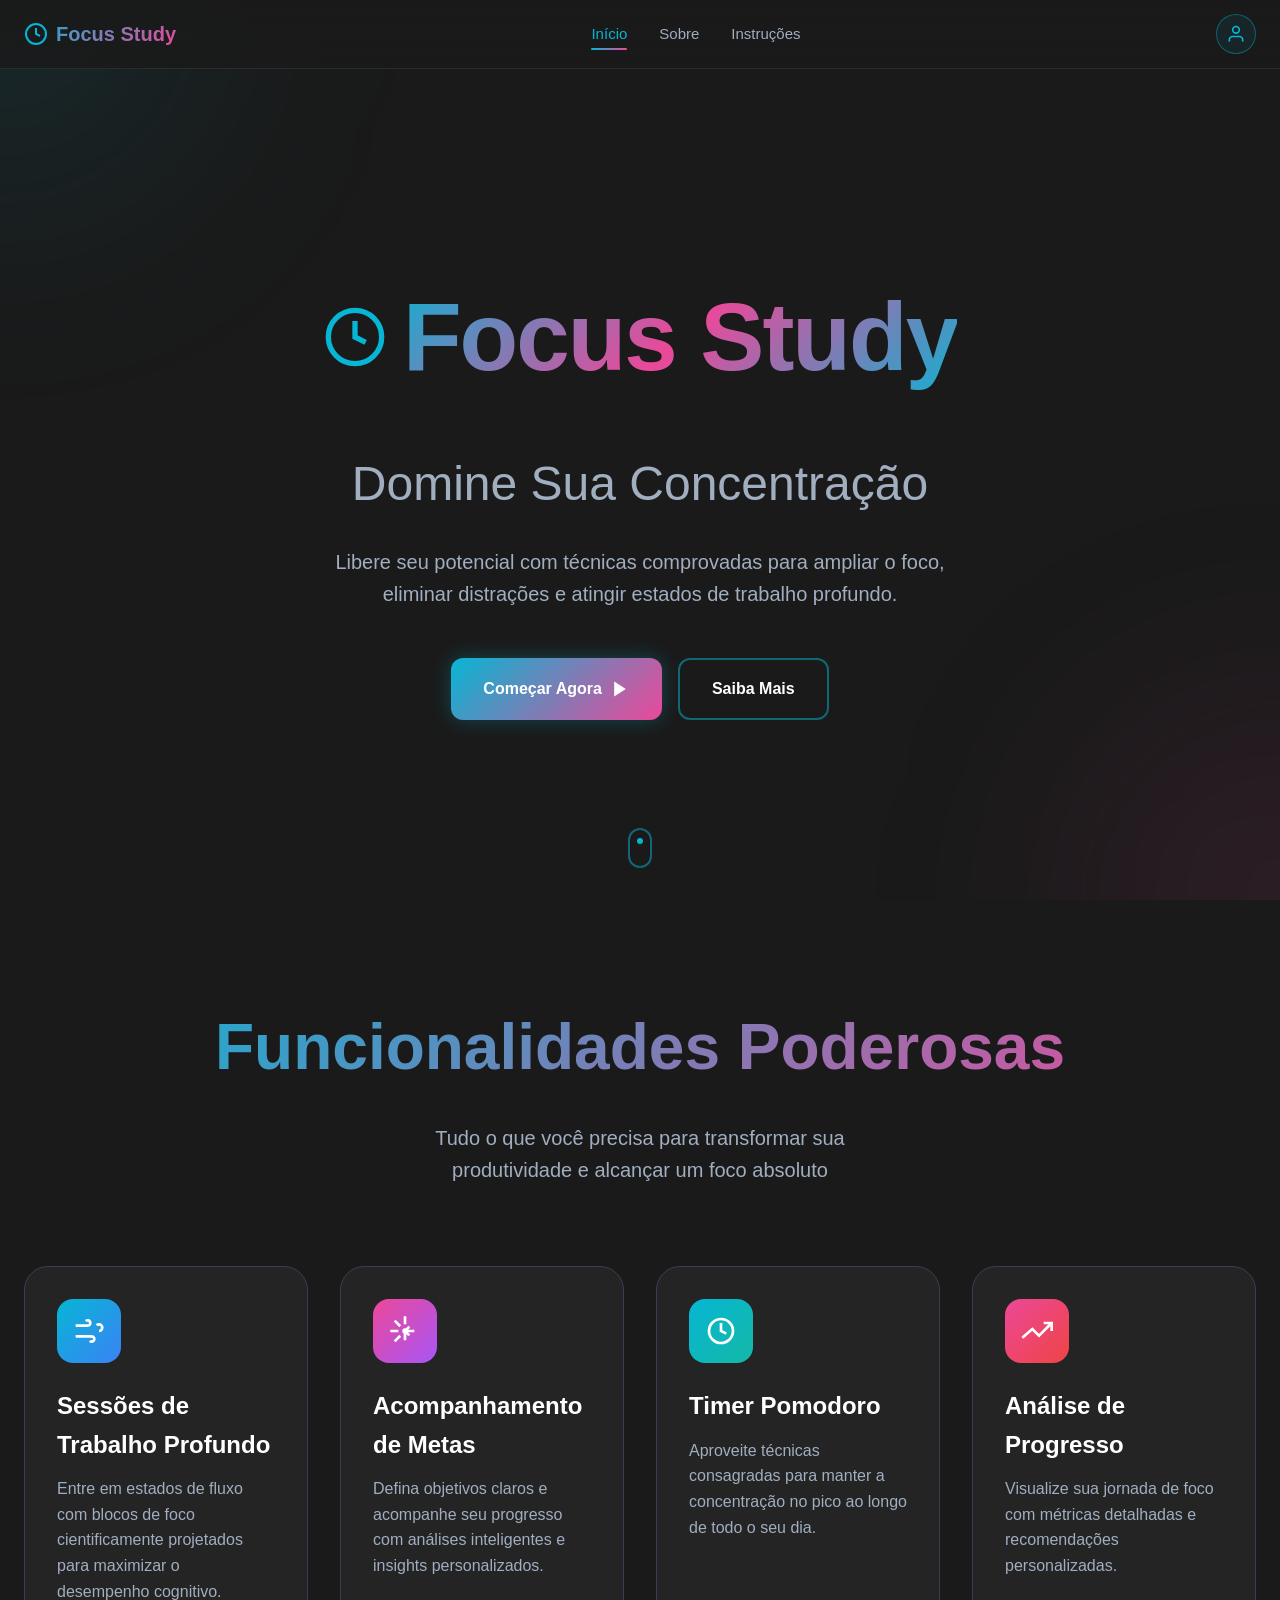
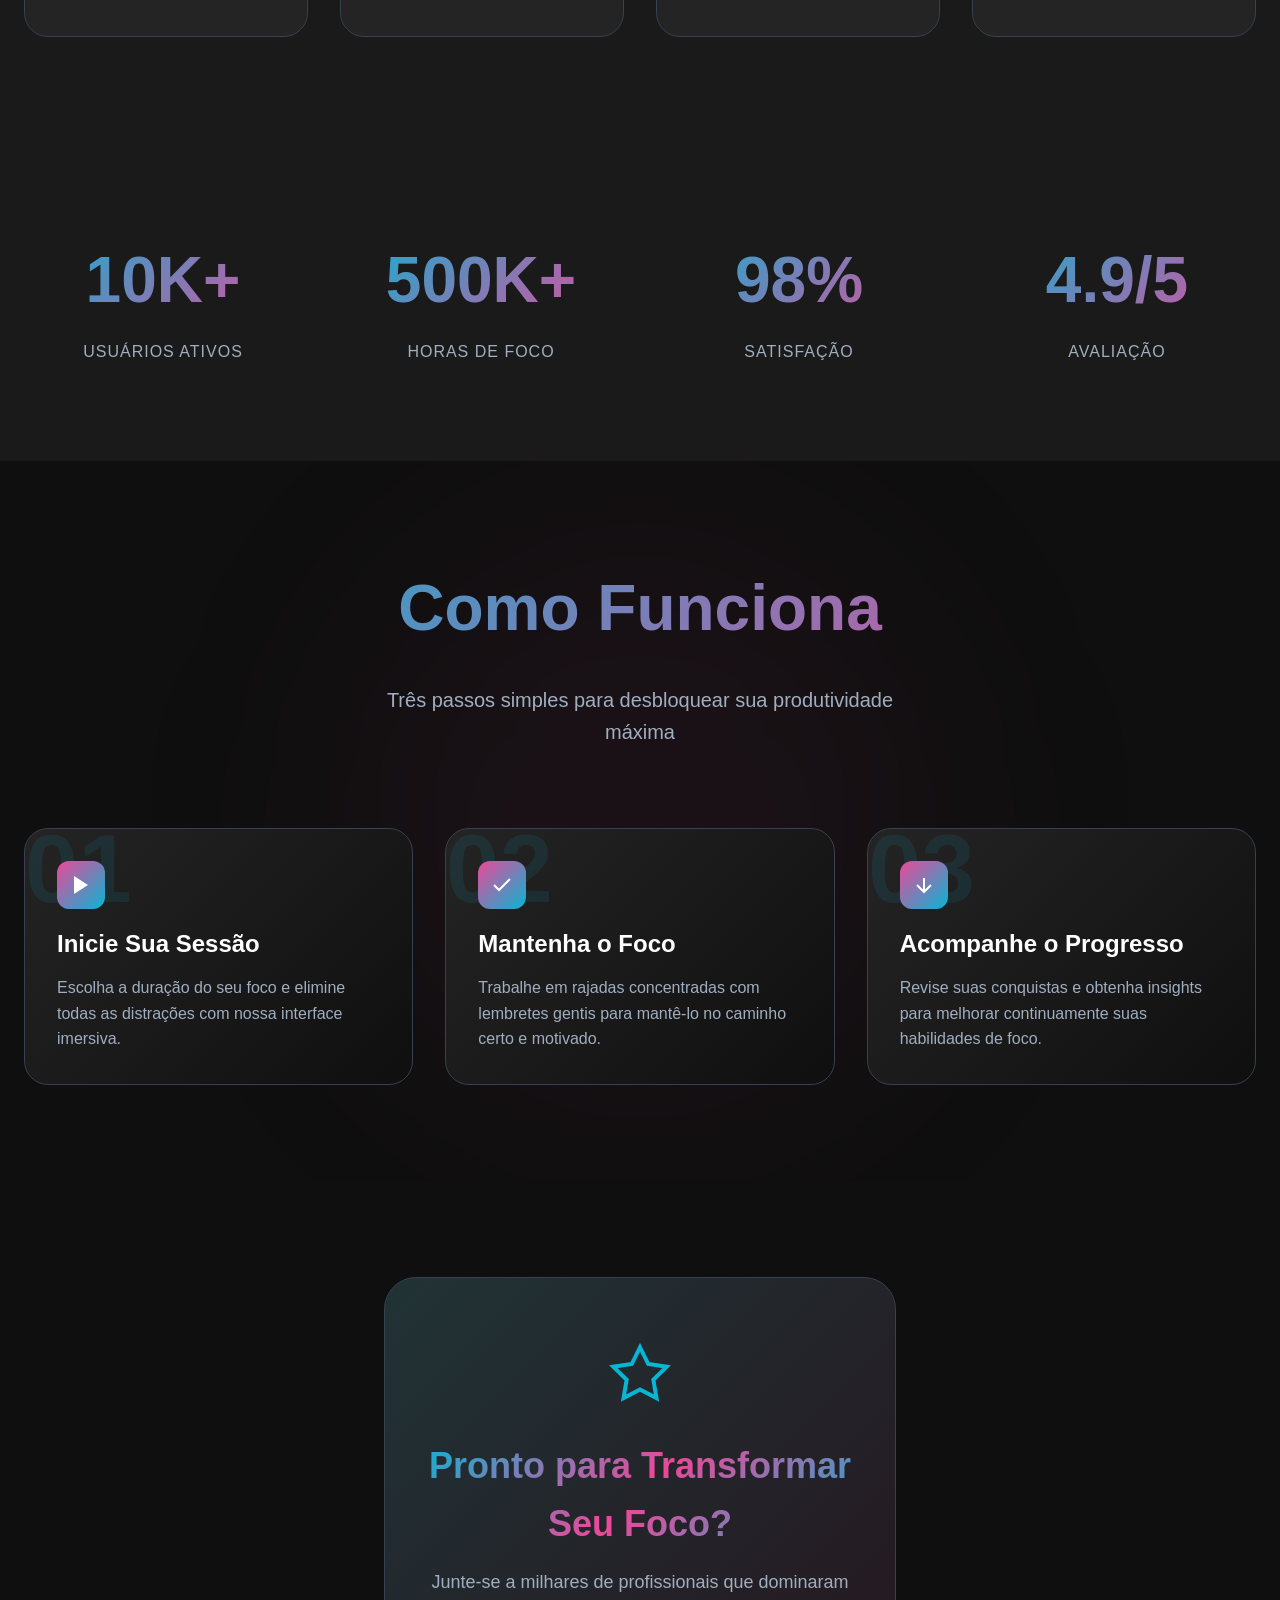
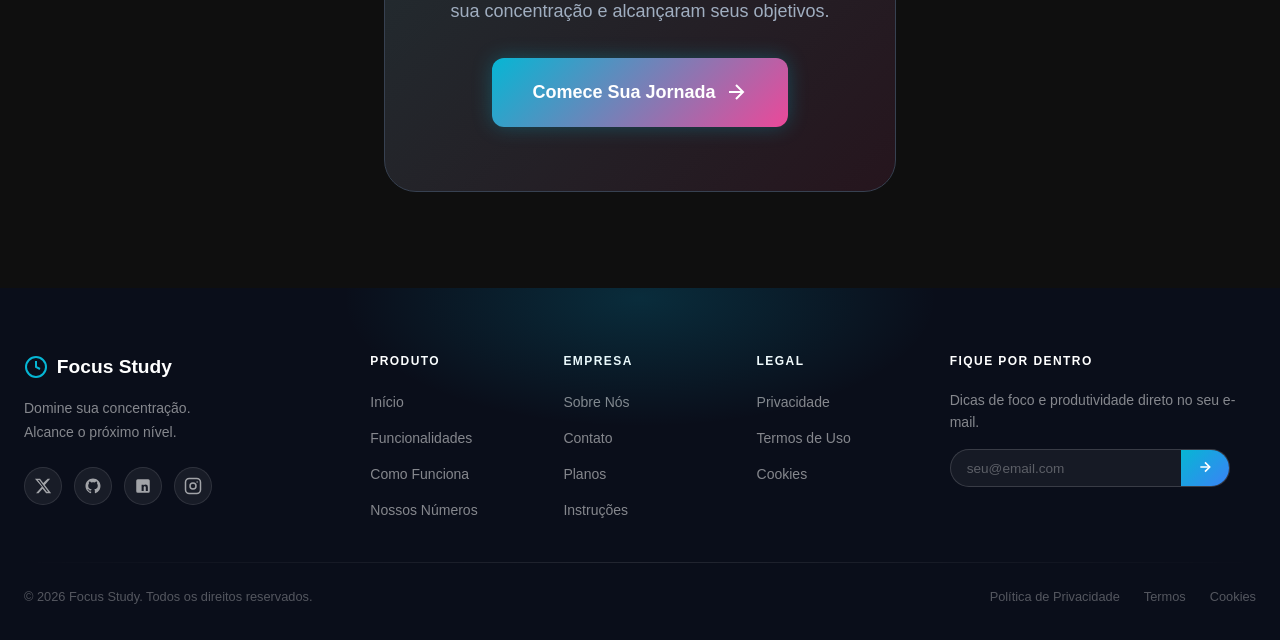
<file: index.html>
<!doctype html>
<html lang="pt-BR">

<head>
  <meta charset="UTF-8" />
  <meta name="viewport" content="width=device-width, initial-scale=1.0" />
  <title>Focus Study - Domine Sua Concentração</title>

  <link rel="stylesheet" href="Pages/css/styles.css" />
  <link rel="icon" type="image/png" href="Pages/images/poppy.png">
</head>

<body>

  <header class="header">
    <div class="container header-inner">
      <a href="index.html" class="logo">
        <svg class="icon" width="24" height="24" viewBox="0 0 24 24" fill="none" stroke="currentColor" stroke-width="2">
          <circle cx="12" cy="12" r="10"></circle>
          <polyline points="12 6 12 12 16 14"></polyline>
        </svg>
        <span>Focus Study</span>
      </a>

      <nav class="nav">
        <a href="index.html" class="nav-link active">Início</a>
        <a href="Pages/sobre.html" class="nav-link">Sobre</a>
        <a href="Pages/instrucoes.html" class="nav-link">Instruções</a>
      </nav>

      <div class="header-actions">
        <a href="Pages/login.html" class="btn-user" aria-label="Minha conta">
          <svg width="20" height="20" viewBox="0 0 24 24" fill="none" stroke="currentColor" stroke-width="2">
            <path d="M20 21v-2a4 4 0 0 0-4-4H8a4 4 0 0 0-4 4v2"></path>
            <circle cx="12" cy="7" r="4"></circle>
          </svg>
        </a>

        <button class="nav-toggle" aria-label="Menu" aria-expanded="false">
          <span></span><span></span><span></span>
        </button>
      </div>
    </div>
  </header>

  <!-- HERO -->
  <section id="hero" class="hero">
    <div class="hero-background">
      <div class="gradient-blob blob-1"></div>
      <div class="gradient-blob blob-2"></div>
    </div>

    <div class="hero-content">
      <div class="logo-large">
        <svg width="48" height="48" viewBox="0 0 24 24" fill="none" stroke="currentColor" stroke-width="2">
          <circle cx="12" cy="12" r="10"></circle>
          <polyline points="12 6 12 12 16 14"></polyline>
        </svg>
        <h1 class="gradient-text">Focus Study</h1>
      </div>

      <p class="subtitle">Domine Sua Concentração</p>
      <p class="description">
        Libere seu potencial com técnicas comprovadas para ampliar o foco,
        eliminar distrações e atingir estados de trabalho profundo.
      </p>

      <div class="button-group">
        <a href="Pages/cadastro.html" class="btn btn-primary">
          Começar Agora
          <svg width="20" height="20" viewBox="0 0 24 24" fill="currentColor">
            <polygon points="5 3 19 12 5 21 5 3"></polygon>
          </svg>
        </a>

        <a href="Pages/sobre.html" class="btn btn-secondary">Saiba Mais</a>
      </div>
    </div>

    <div class="scroll-indicator">
      <div class="scroll-wheel"></div>
    </div>
  </section>

  <!-- FUNCIONALIDADES -->
  <section id="funcionalidades" class="features">
    <div class="container">
      <div class="section-header">
        <h2 class="section-title">Funcionalidades Poderosas</h2>
        <p class="section-description">Tudo o que você precisa para transformar sua produtividade e alcançar um foco
          absoluto</p>
      </div>

      <div class="features-grid">
        <div class="feature-card" data-feature="0">
          <div class="feature-icon" style="background: linear-gradient(135deg, #06b6d4, #3b82f6);">
            <svg width="32" height="32" viewBox="0 0 24 24" fill="none" stroke="white" stroke-width="2">
              <path d="M9.59 4.59A2 2 0 1 1 11 8H2m10.59 11.41A2 2 0 1 0 14 16H2m15.73-8.27A2.5 2.5 0 1 1 19.5 12">
              </path>
            </svg>
          </div>
          <h3>Sessões de Trabalho Profundo</h3>
          <p>Entre em estados de fluxo com blocos de foco cientificamente projetados para maximizar o desempenho
            cognitivo.</p>
        </div>

        <div class="feature-card" data-feature="1">
          <div class="feature-icon" style="background: linear-gradient(135deg, #ec4899, #a855f7);">
            <svg width="32" height="32" viewBox="0 0 24 24" fill="none" stroke="white" stroke-width="2">
              <circle cx="12" cy="12" r="1"></circle>
              <path d="M12 1v6m0 6v6"></path>
              <path d="M4.22 4.22l4.24 4.24m2.54 2.54l4.24 4.24"></path>
              <path d="M1 12h6m6 0h6"></path>
              <path d="M4.22 19.78l4.24-4.24m2.54-2.54l4.24-4.24"></path>
            </svg>
          </div>
          <h3>Acompanhamento de Metas</h3>
          <p>Defina objetivos claros e acompanhe seu progresso com análises inteligentes e insights personalizados.</p>
        </div>

        <div class="feature-card" data-feature="2">
          <div class="feature-icon" style="background: linear-gradient(135deg, #06b6d4, #14b8a6);">
            <svg width="32" height="32" viewBox="0 0 24 24" fill="none" stroke="white" stroke-width="2">
              <circle cx="12" cy="12" r="9"></circle>
              <polyline points="12 6 12 12 16 14"></polyline>
            </svg>
          </div>
          <h3>Timer Pomodoro</h3>
          <p>Aproveite técnicas consagradas para manter a concentração no pico ao longo de todo o seu dia.</p>
        </div>

        <div class="feature-card" data-feature="3">
          <div class="feature-icon" style="background: linear-gradient(135deg, #ec4899, #ef4444);">
            <svg width="32" height="32" viewBox="0 0 24 24" fill="none" stroke="white" stroke-width="2">
              <polyline points="23 6 13.5 15.5 8.5 10.5 1 17"></polyline>
              <polyline points="17 6 23 6 23 12"></polyline>
            </svg>
          </div>
          <h3>Análise de Progresso</h3>
          <p>Visualize sua jornada de foco com métricas detalhadas e recomendações personalizadas.</p>
        </div>
      </div>
    </div>
  </section>

  <section id="numeros" class="stats">
    <div class="container">
      <div class="stats-grid">
        <div class="stat-item" data-stat="0">
          <div class="stat-number">10K+</div>
          <div class="stat-label">Usuários Ativos</div>
        </div>
        <div class="stat-item" data-stat="1">
          <div class="stat-number">500K+</div>
          <div class="stat-label">Horas de Foco</div>
        </div>
        <div class="stat-item" data-stat="2">
          <div class="stat-number">98%</div>
          <div class="stat-label">Satisfação</div>
        </div>
        <div class="stat-item" data-stat="3">
          <div class="stat-number">4.9/5</div>
          <div class="stat-label">Avaliação</div>
        </div>
      </div>
    </div>
  </section>

  <section id="como-funciona" class="how-it-works">
    <div class="how-it-works-bg"></div>

    <div class="container">
      <div class="section-header">
        <h2 class="section-title">Como Funciona</h2>
        <p class="section-description">Três passos simples para desbloquear sua produtividade máxima</p>
      </div>

      <div class="steps-container">
        <div class="step-card" data-step="0">
          <div class="step-number">01</div>
          <div class="step-content">
            <div class="step-icon">
              <svg width="24" height="24" viewBox="0 0 24 24" fill="currentColor">
                <polygon points="5 3 19 12 5 21 5 3"></polygon>
              </svg>
            </div>
            <h3>Inicie Sua Sessão</h3>
            <p>Escolha a duração do seu foco e elimine todas as distrações com nossa interface imersiva.</p>
          </div>
        </div>

        <div class="step-card" data-step="1">
          <div class="step-number">02</div>
          <div class="step-content">
            <div class="step-icon">
              <svg width="24" height="24" viewBox="0 0 24 24" fill="none" stroke="currentColor" stroke-width="2">
                <polyline points="20 6 9 17 4 12"></polyline>
              </svg>
            </div>
            <h3>Mantenha o Foco</h3>
            <p>Trabalhe em rajadas concentradas com lembretes gentis para mantê-lo no caminho certo e motivado.</p>
          </div>
        </div>

        <div class="step-card" data-step="2">
          <div class="step-number">03</div>
          <div class="step-content">
            <div class="step-icon">
              <svg width="24" height="24" viewBox="0 0 24 24" fill="none" stroke="currentColor" stroke-width="2">
                <line x1="12" y1="5" x2="12" y2="19"></line>
                <polyline points="19 12 12 19 5 12"></polyline>
              </svg>
            </div>
            <h3>Acompanhe o Progresso</h3>
            <p>Revise suas conquistas e obtenha insights para melhorar continuamente suas habilidades de foco.</p>
          </div>
        </div>
      </div>
    </div>
  </section>

  <section id="cta" class="cta">
    <div class="cta-card">
      <svg class="cta-icon" width="64" height="64" viewBox="0 0 24 24" fill="none" stroke="currentColor"
        stroke-width="1.5">
        <polygon
          points="12 2 15.09 8.26 22 9.27 17 14.14 18.18 21.02 12 17.77 5.82 21.02 7 14.14 2 9.27 8.91 8.26 12 2">
        </polygon>
      </svg>

      <h2 class="cta-title">Pronto para Transformar Seu Foco?</h2>
      <p class="cta-description">Junte-se a milhares de profissionais que dominaram sua concentração e alcançaram seus
        objetivos.</p>

      <a href="Pages/cadastro.html" class="btn btn-primary btn-large">
        Comece Sua Jornada
        <svg width="24" height="24" viewBox="0 0 24 24" fill="none" stroke="currentColor" stroke-width="2">
          <line x1="5" y1="12" x2="19" y2="12"></line>
          <polyline points="12 5 19 12 12 19"></polyline>
        </svg>
      </a>
    </div>
  </section>

  <!-- ── Footer ── -->
  <footer class="footer">
    <div class="footer-glow"></div>

    <div class="container">

      <!-- TOPO DO FOOTER -->
      <div class="footer-top">

        <!-- MARCA -->
        <div class="footer-brand">
          <a href="index.html" class="footer-logo">
            <svg class="icon" width="28" height="28" viewBox="0 0 24 24" fill="none" stroke="currentColor"
              stroke-width="2">
              <circle cx="12" cy="12" r="10"></circle>
              <polyline points="12 6 12 12 16 14"></polyline>
            </svg>
            <span>Focus Study</span>
          </a>
          <p class="footer-tagline">
            Domine sua concentração.<br>Alcance o próximo nível.
          </p>
          <div class="footer-socials">
            <a href="#" class="social-link" title="Twitter/X" aria-label="Twitter">
              <svg width="18" height="18" viewBox="0 0 24 24" fill="currentColor">
                <path
                  d="M18.244 2.25h3.308l-7.227 8.26 8.502 11.24H16.17l-4.714-6.231-5.401 6.231H2.744l7.737-8.835L1.254 2.25H8.08l4.266 5.64 5.898-5.64Zm-1.161 17.52h1.833L7.084 4.126H5.117z" />
              </svg>
            </a>
            <a href="#" class="social-link" title="GitHub" aria-label="GitHub">
              <svg width="18" height="18" viewBox="0 0 24 24" fill="currentColor">
                <path
                  d="M12 2C6.477 2 2 6.484 2 12.017c0 4.425 2.865 8.18 6.839 9.504.5.092.682-.217.682-.483 0-.237-.008-.868-.013-1.703-2.782.605-3.369-1.343-3.369-1.343-.454-1.158-1.11-1.466-1.11-1.466-.908-.62.069-.608.069-.608 1.003.07 1.531 1.032 1.531 1.032.892 1.53 2.341 1.088 2.91.832.092-.647.35-1.088.636-1.338-2.22-.253-4.555-1.113-4.555-4.951 0-1.093.39-1.988 1.029-2.688-.103-.253-.446-1.272.098-2.65 0 0 .84-.27 2.75 1.026A9.564 9.564 0 0112 6.844c.85.004 1.705.115 2.504.337 1.909-1.296 2.747-1.027 2.747-1.027.546 1.379.202 2.398.1 2.651.64.7 1.028 1.595 1.028 2.688 0 3.848-2.339 4.695-4.566 4.943.359.309.678.92.678 1.855 0 1.338-.012 2.419-.012 2.747 0 .268.18.58.688.482A10.019 10.019 0 0022 12.017C22 6.484 17.522 2 12 2z" />
              </svg>
            </a>
            <a href="#" class="social-link" title="LinkedIn" aria-label="LinkedIn">
              <svg width="18" height="18" viewBox="0 0 24 24" fill="currentColor">
                <path
                  d="M19 3a2 2 0 012 2v14a2 2 0 01-2 2H5a2 2 0 01-2-2V5a2 2 0 012-2h14m-.5 15.5v-5.3a3.26 3.26 0 00-3.26-3.26c-.85 0-1.84.52-2.32 1.39v-1.11h-2.79v8.37h2.79v-4.93c0-.77.62-1.4 1.39-1.4a1.4 1.4 0 011.4 1.4v4.93h2.79M7 8a1.5 1.5 0 110-3 1.5 1.5 0 010 3z" />
              </svg>
            </a>
            <a href="#" class="social-link" title="Instagram" aria-label="Instagram">
              <svg width="18" height="18" viewBox="0 0 24 24" fill="none" stroke="currentColor" stroke-width="2"
                stroke-linecap="round">
                <rect x="2" y="2" width="20" height="20" rx="5" ry="5" />
                <circle cx="12" cy="12" r="4" />
                <circle cx="17.5" cy="6.5" r="1" fill="currentColor" stroke="none" />
              </svg>
            </a>
          </div>
        </div>

        <!-- NAVEGAÇÃO -->
        <div class="footer-nav-group">
          <h4 class="footer-heading">Produto</h4>
          <ul class="footer-links">
            <li><a href="index.html">Início</a></li>
            <li><a href="index.html#funcionalidades">Funcionalidades</a></li>
            <li><a href="index.html#como-funciona">Como Funciona</a></li>
            <li><a href="index.html#numeros">Nossos Números</a></li>
          </ul>
        </div>

        <div class="footer-nav-group">
          <h4 class="footer-heading">Empresa</h4>
          <ul class="footer-links">
            <li><a href="Pages/sobre.html">Sobre Nós</a></li>
            <li><a href="Pages/contato.html">Contato</a></li>
            <li><a href="Pages/planos.html">Planos</a></li>
            <li><a href="Pages/instrucoes.html">Instruções</a></li>
          </ul>
        </div>

        <div class="footer-nav-group">
          <h4 class="footer-heading">Legal</h4>
          <ul class="footer-links">
            <li><a href="Pages/privacidade.html">Privacidade</a></li>
            <li><a href="Pages/termos.html">Termos de Uso</a></li>
            <li><a href="Pages/cookies.html">Cookies</a></li>
          </ul>
        </div>

        <!-- NEWSLETTER -->
        <div class="footer-newsletter">
          <h4 class="footer-heading">Fique por dentro</h4>
          <p>Dicas de foco e produtividade direto no seu e-mail.</p>
          <form class="newsletter-form" onsubmit="return false;">
            <input type="email" placeholder="seu@email.com" aria-label="E-mail para newsletter" />
            <button type="submit" aria-label="Inscrever">
              <svg width="16" height="16" viewBox="0 0 24 24" fill="none" stroke="currentColor" stroke-width="2.5">
                <line x1="5" y1="12" x2="19" y2="12" />
                <polyline points="12 5 19 12 12 19" />
              </svg>
            </button>
          </form>
        </div>

      </div><!-- /footer-top -->

      <!-- DIVISOR -->
      <div class="footer-divider"></div>

      <!-- RODAPÉ INFERIOR -->
      <div class="footer-bottom">
        <p>&copy; 2026 Focus Study. Todos os direitos reservados.</p>
        <div class="footer-bottom-links">
          <a href="Pages/privacidade.html">Política de Privacidade</a>
          <a href="Pages/termos.html">Termos</a>
          <a href="Pages/cookies.html">Cookies</a>
        </div>
      </div>

    </div>
  </footer>

  <!-- SCRIPTS -->
  <script src="Pages/js/script.js"></script>


</body>

</html>
</file>
<file: Pages/css/styles.css>
* {
  margin: 0;
  padding: 0;
  box-sizing: border-box;
}
a {
  text-decoration: none;
  color: inherit; 
}
header {
  /* ... seus estilos atuais ... */
  transition: transform 0.4s cubic-bezier(0.4, 0, 0.2, 1), background 0.3s;
}

/* Classe que o JS vai aplicar quando você descer a página */
header.header-hidden {
  transform: translateY(-100%);
}

/* Opcional: dar um tapa no visual quando não estiver no topo */
header.header-scrolled {
  background: rgba(26, 26, 26, 0.98);
  box-shadow: 0 10px 30px rgba(0, 0, 0, 0.5);
  padding: 10px 0; /* Dá uma encolhida sutil */
}
:root {
  --primary: #1a1a1a;
  --secondary: #242424;
  --tertiary: #0f0f0f;
  --cyan: #06b6d4;
  --pink: #ec4899;
  --text: #ffffff;
  --text-muted: #a0aec0;
  --border: #374151;
  --transition: all 0.3s cubic-bezier(0.4, 0, 0.2, 1);
}

html {
  scroll-behavior: smooth;
}

body {
  font-family: -apple-system, BlinkMacSystemFont, 'Segoe UI', 'Roboto', 'Oxygen',
    'Ubuntu', 'Cantarell', 'Fira Sans', 'Droid Sans', 'Helvetica Neue', sans-serif;
  background: var(--primary);
  color: var(--text);
  line-height: 1.6;
  overflow-x: hidden;
}

.container {
  max-width: 1280px;
  margin: 0 auto;
  padding: 0 24px;
}

/* ── Keyframes ── */

@keyframes fade-in {
  from { opacity: 0; transform: translateY(20px); }
  to   { opacity: 1; transform: translateY(0); }
}

@keyframes fade-in-left {
  from { opacity: 0; transform: translateX(-20px); }
  to   { opacity: 1; transform: translateX(0); }
}

@keyframes fade-in-right {
  from { opacity: 0; transform: translateX(20px); }
  to   { opacity: 1; transform: translateX(0); }
}

@keyframes scale-in {
  from { opacity: 0; transform: scale(0.9); }
  to   { opacity: 1; transform: scale(1); }
}

@keyframes pulse {
  0%, 100% { opacity: 1; }
  50%       { opacity: 0.5; }
}

@keyframes bounce {
  0%, 100% { transform: translateY(0); }
  50%       { transform: translateY(-12px); }
}

@keyframes float {
  0%, 100% { transform: translateY(0); }
  50%       { transform: translateY(20px); }
}

@keyframes ripple {
  to { transform: scale(4); opacity: 0; }
}

.animate-fade-in       { animation: fade-in 0.8s ease-out forwards; }
.animate-fade-in-left  { animation: fade-in-left 0.8s ease-out forwards; }
.animate-fade-in-right { animation: fade-in-right 0.8s ease-out forwards; }
.animate-scale-in      { animation: scale-in 0.6s ease-out forwards; }

/* ── Header ── */

header {
  position: fixed;
  top: 0;
  left: 0;
  right: 0;
  z-index: 100;
  background: linear-gradient(180deg, rgba(26,26,26,0.95) 0%, rgba(26,26,26,0.8) 100%);
  backdrop-filter: blur(12px);
  border-bottom: 1px solid rgba(255,255,255,0.08);
  padding: 14px 0;
}

.header-inner {
  display: flex;
  align-items: center;
  justify-content: space-between;
  gap: 24px;
}

.logo {
  display: flex;
  align-items: center;
  gap: 8px;
  font-size: 20px;
  font-weight: 700;
  background: linear-gradient(135deg, var(--cyan), var(--pink));
  -webkit-background-clip: text;
  -webkit-text-fill-color: transparent;
  background-clip: text;
  cursor: pointer;
  text-decoration: none;
  flex-shrink: 0;
}

.icon {
  color: var(--cyan);
  width: 24px;
  height: 24px;
  flex-shrink: 0;
}

/* ── Nav ── */

.nav {
  display: flex;
  align-items: center;
  gap: 4px;
}

.nav-link {
  color: var(--text-muted);
  text-decoration: none;
  font-size: 15px;
  font-weight: 500;
  padding: 8px 14px;
  border-radius: 8px;
  transition: var(--transition);
  position: relative;
  white-space: nowrap;
}

.nav-link::after {
  content: '';
  position: absolute;
  bottom: 4px;
  left: 14px;
  right: 14px;
  height: 2px;
  background: linear-gradient(90deg, var(--cyan), var(--pink));
  border-radius: 2px;
  transform: scaleX(0);
  transform-origin: left;
  transition: transform 0.25s ease;
}

.nav-link:hover {
  color: var(--text);
  background: rgba(255,255,255,0.05);
}

.nav-link.active {
  color: var(--cyan);
}

.nav-link.active::after,
.nav-link:hover::after {
  transform: scaleX(1);
}

/* ── Header actions ── */

.header-actions {
  display: flex;
  align-items: center;
  gap: 10px;
  flex-shrink: 0;
}

.btn-user {
  width: 40px;
  height: 40px;
  border-radius: 50%;
  border: 1.5px solid rgba(6,182,212,0.4);
  background: rgba(6,182,212,0.08);
  color: var(--cyan);
  display: flex;
  align-items: center;
  justify-content: center;
  cursor: pointer;
  transition: var(--transition);
}

.btn-user:hover {
  background: rgba(6,182,212,0.18);
  border-color: var(--cyan);
  box-shadow: 0 0 14px rgba(6,182,212,0.3);
  transform: scale(1.08);
}

/* ── Mobile hamburger ── */

.nav-toggle {
  display: none;
  flex-direction: column;
  justify-content: center;
  gap: 5px;
  width: 36px;
  height: 36px;
  padding: 6px;
  background: transparent;
  border: none;
  cursor: pointer;
}

.nav-toggle span {
  display: block;
  height: 2px;
  background: var(--text-muted);
  border-radius: 2px;
  transition: var(--transition);
  transform-origin: center;
}

.nav-toggle.open span:nth-child(1) { transform: translateY(7px) rotate(45deg); }
.nav-toggle.open span:nth-child(2) { opacity: 0; transform: scaleX(0); }
.nav-toggle.open span:nth-child(3) { transform: translateY(-7px) rotate(-45deg); }

/* ── Hero ── */

.hero {
  min-height: 100vh;
  display: flex;
  align-items: center;
  justify-content: center;
  position: relative;
  overflow: hidden;
  background: var(--primary);
  padding-top: 80px;
}

.hero-background {
  position: absolute;
  inset: 0;
  z-index: 0;
}

.gradient-blob {
  position: absolute;
  border-radius: 50%;
  filter: blur(120px);
  animation: pulse 4s ease-in-out infinite;
}

.blob-1 {
  width: 384px;
  height: 384px;
  background: rgba(6,182,212,0.1);
  top: -192px;
  left: -192px;
  animation-delay: 0s;
}

.blob-2 {
  width: 384px;
  height: 384px;
  background: rgba(236,72,153,0.1);
  bottom: -192px;
  right: -192px;
  animation-delay: 1s;
}

.hero-content {
  position: relative;
  z-index: 10;
  text-align: center;
  max-width: 896px;
  padding: 0 24px;
}

.logo-large {
  display: flex;
  align-items: center;
  justify-content: center;
  gap: 16px;
  margin-bottom: 32px;
  animation: fade-in 0.8s ease-out;
}

.logo-large h1 {
  font-size: clamp(48px, 8vw, 96px);
  font-weight: 900;
  letter-spacing: -2px;
  background: linear-gradient(135deg, var(--cyan), var(--pink), var(--cyan));
  -webkit-background-clip: text;
  -webkit-text-fill-color: transparent;
  background-clip: text;
}

.logo-large svg {
  color: var(--cyan);
  width: 64px;
  height: 64px;
  animation: float 3s ease-in-out infinite;
}

.gradient-text {
  background: linear-gradient(135deg, var(--cyan), var(--pink), var(--cyan));
  -webkit-background-clip: text;
  -webkit-text-fill-color: transparent;
  background-clip: text;
}

.subtitle {
  font-size: clamp(24px, 5vw, 48px);
  color: var(--text-muted);
  margin-bottom: 24px;
  animation: fade-in 0.8s ease-out 0.2s backwards;
}

.description {
  font-size: clamp(16px, 2vw, 20px);
  color: var(--text-muted);
  margin-bottom: 48px;
  max-width: 640px;
  margin-left: auto;
  margin-right: auto;
  animation: fade-in 0.8s ease-out 0.4s backwards;
}

.button-group {
  display: flex;
  flex-wrap: wrap;
  gap: 16px;
  justify-content: center;
  animation: fade-in 0.8s ease-out 0.6s backwards;
}

/* ── Buttons ── */

.btn {
  padding: 16px 32px;
  border: none;
  border-radius: 12px;
  font-size: 16px;
  font-weight: 600;
  cursor: pointer;
  transition: var(--transition);
  display: inline-flex;
  align-items: center;
  gap: 8px;
  position: relative;
  overflow: hidden;
}

.btn-primary {
  background: linear-gradient(135deg, var(--cyan), var(--pink));
  color: var(--text);
  box-shadow: 0 0 20px rgba(6,182,212,0.3);
}

.btn-primary:hover {
  transform: scale(1.05);
  box-shadow: 0 0 40px rgba(6,182,212,0.5);
}

.btn-primary:active { transform: scale(0.98); }

.btn-secondary {
  border: 2px solid rgba(6,182,212,0.5);
  color: var(--text);
  background: transparent;
}

.btn-secondary:hover {
  border-color: var(--cyan);
  background: rgba(6,182,212,0.1);
  box-shadow: 0 0 20px rgba(6,182,212,0.3);
}

.btn-large {
  padding: 20px 40px;
  font-size: 18px;
}

/* ── Scroll indicator ── */

.scroll-indicator {
  position: absolute;
  bottom: 32px;
  left: 50%;
  transform: translateX(-50%);
  animation: bounce 2s ease-in-out infinite;
  transition: opacity 0.3s ease;
}

.scroll-wheel {
  width: 24px;
  height: 40px;
  border: 2px solid rgba(6,182,212,0.5);
  border-radius: 12px;
  display: flex;
  align-items: flex-start;
  justify-content: center;
  padding: 8px 0;
}

.scroll-wheel::after {
  content: '';
  width: 6px;
  height: 6px;
  background: var(--cyan);
  border-radius: 50%;
  animation: bounce 2s ease-in-out infinite;
}

/* ── Features ── */

.features {
  background: var(--primary);
  padding: 96px 0;
  position: relative;
}

.section-header {
  text-align: center;
  margin-bottom: 80px;
}

.section-title {
  font-size: clamp(36px, 6vw, 64px);
  font-weight: 900;
  margin-bottom: 24px;
  background: linear-gradient(135deg, var(--cyan), var(--pink));
  -webkit-background-clip: text;
  -webkit-text-fill-color: transparent;
  background-clip: text;
}

.section-description {
  font-size: 20px;
  color: var(--text-muted);
  max-width: 512px;
  margin: 0 auto;
}

.features-grid {
  display: grid;
  grid-template-columns: repeat(auto-fit, minmax(280px, 1fr));
  gap: 32px;
}

.feature-card {
  background: var(--secondary);
  border: 1px solid var(--border);
  border-radius: 24px;
  padding: 32px;
  transition: var(--transition);
  opacity: 0;
  transform: translateY(20px);
  position: relative;
  overflow: hidden;
}

.feature-card::before {
  content: '';
  position: absolute;
  inset: 0;
  background: linear-gradient(135deg, var(--cyan), var(--pink));
  opacity: 0;
  transition: var(--transition);
  z-index: -1;
}

.feature-card:hover {
  border-color: var(--cyan);
  box-shadow: 0 0 30px rgba(6,182,212,0.2);
  transform: translateY(-8px);
}

.feature-card:hover::before { opacity: 0.05; }

.feature-icon {
  width: 64px;
  height: 64px;
  border-radius: 16px;
  display: flex;
  align-items: center;
  justify-content: center;
  margin-bottom: 24px;
  transition: var(--transition);
  flex-shrink: 0;
}

.feature-card:hover .feature-icon { transform: scale(1.1); }

.feature-card h3 {
  font-size: 24px;
  margin-bottom: 12px;
  font-weight: 600;
}

.feature-card p {
  color: var(--text-muted);
  line-height: 1.6;
}

/* ── Stats ── */

.stats {
  background: var(--primary);
  padding: 96px 0;
}

.stats-grid {
  display: grid;
  grid-template-columns: repeat(auto-fit, minmax(200px, 1fr));
  gap: 40px;
}

.stat-item {
  text-align: center;
  opacity: 0;
  transform: scale(0.9);
}

.stat-number {
  font-size: clamp(36px, 8vw, 64px);
  font-weight: 900;
  background: linear-gradient(135deg, var(--cyan), var(--pink));
  -webkit-background-clip: text;
  -webkit-text-fill-color: transparent;
  background-clip: text;
  margin-bottom: 8px;
}

.stat-label {
  font-size: 16px;
  color: var(--text-muted);
  text-transform: uppercase;
  letter-spacing: 1px;
}

/* ── How it works ── */

.how-it-works {
  background: var(--tertiary);
  padding: 96px 0;
  position: relative;
  overflow: hidden;
}

.how-it-works-bg {
  position: absolute;
  top: 50%;
  left: 50%;
  transform: translate(-50%, -50%);
  width: 600px;
  height: 600px;
  background: rgba(236,72,153,0.05);
  border-radius: 50%;
  filter: blur(120px);
}

.steps-container {
  display: grid;
  grid-template-columns: repeat(auto-fit, minmax(280px, 1fr));
  gap: 32px;
  position: relative;
  z-index: 10;
}

.step-card {
  background: linear-gradient(135deg, var(--secondary), var(--tertiary));
  border: 1px solid var(--border);
  border-radius: 24px;
  padding: 32px;
  position: relative;
  opacity: 0;
  transition: var(--transition);
}

.step-card:hover {
  border-color: var(--pink);
  box-shadow: 0 0 30px rgba(236,72,153,0.2);
}

.step-number {
  font-size: 96px;
  font-weight: 900;
  color: rgba(6,182,212,0.1);
  position: absolute;
  top: -8px;
  left: 0;
  line-height: 1;
}

.step-content { position: relative; }

.step-icon {
  width: 48px;
  height: 48px;
  border-radius: 12px;
  background: linear-gradient(135deg, var(--pink), var(--cyan));
  display: flex;
  align-items: center;
  justify-content: center;
  margin-bottom: 16px;
  color: var(--text);
}

.step-card h3 {
  font-size: 24px;
  margin-bottom: 12px;
  font-weight: 600;
}

.step-card p {
  color: var(--text-muted);
  line-height: 1.6;
}

/* ── CTA ── */

.cta {
  background: var(--tertiary);
  padding: 96px 24px;
}

.cta-card {
  max-width: 512px;
  margin: 0 auto;
  background: linear-gradient(135deg, var(--secondary), var(--tertiary));
  border: 1px solid var(--border);
  border-radius: 32px;
  padding: 64px 32px;
  text-align: center;
  position: relative;
  overflow: hidden;
  opacity: 0;
  transform: translateY(20px);
}

.cta-card::before {
  content: '';
  position: absolute;
  inset: 0;
  background: linear-gradient(135deg, rgba(6,182,212,0.1), rgba(236,72,153,0.1));
  pointer-events: none;
}

.cta-icon {
  color: var(--cyan);
  margin-bottom: 24px;
  animation: pulse 2s ease-in-out infinite;
  position: relative;
  z-index: 1;
}

.cta-title {
  font-size: 36px;
  font-weight: 900;
  margin-bottom: 16px;
  background: linear-gradient(135deg, var(--cyan), var(--pink), var(--cyan));
  -webkit-background-clip: text;
  -webkit-text-fill-color: transparent;
  background-clip: text;
  position: relative;
  z-index: 1;
}

.cta-description {
  font-size: 18px;
  color: var(--text-muted);
  margin-bottom: 32px;
  position: relative;
  z-index: 1;
}

/* ---------- FOOTER ---------- */
.footer {
  position: relative;
  background: #0a0e1a;
  color: rgba(255,255,255,.65);
  overflow: hidden;
  padding-top: 4rem;
}

.footer-glow {
  position: absolute;
  top: -120px;
  left: 50%;
  transform: translateX(-50%);
  width: 600px;
  height: 260px;
  background: radial-gradient(ellipse, rgba(6,182,212,.18) 0%, transparent 70%);
  pointer-events: none;
}

/* ---- top grid ---- */
.footer-top {
  display: grid;
  grid-template-columns: 2fr 1fr 1fr 1fr 2fr;
  gap: 2.5rem;
}

@media (max-width: 1024px) {
  .footer-top {
    grid-template-columns: 1fr 1fr 1fr;
  }
  .footer-brand { grid-column: 1 / -1; }
  .footer-newsletter { grid-column: 1 / -1; }
}

@media (max-width: 640px) {
  .footer-top {
    grid-template-columns: 1fr 1fr;
  }
  .footer-brand,
  .footer-newsletter { grid-column: 1 / -1; }
}

/* ---- brand ---- */
.footer-logo {
  display: flex;
  align-items: center;
  gap: .55rem;
  font-size: 1.2rem;
  font-weight: 700;
  color: #fff;
  text-decoration: none;
  margin-bottom: .9rem;
}

.footer-logo .icon {
  color: #06b6d4;
}

.footer-tagline {
  font-size: .875rem;
  line-height: 1.7;
  color: rgba(255,255,255,.5);
  margin-bottom: 1.4rem;
}

/* ---- socials ---- */
.footer-socials {
  display: flex;
  gap: .75rem;
}

.social-link {
  display: grid;
  place-items: center;
  width: 38px;
  height: 38px;
  border-radius: 50%;
  background: rgba(255,255,255,.06);
  border: 1px solid rgba(255,255,255,.1);
  color: rgba(255,255,255,.6);
  text-decoration: none;
  transition: background .2s, color .2s, border-color .2s, transform .2s;
}

.social-link:hover {
  background: rgba(6,182,212,.2);
  border-color: #06b6d4;
  color: #06b6d4;
  transform: translateY(-2px);
}

/* ---- nav cols ---- */
.footer-heading {
  font-size: .75rem;
  font-weight: 700;
  letter-spacing: .12em;
  text-transform: uppercase;
  color: #fff;
  margin-bottom: 1.1rem;
}

.footer-links {
  list-style: none;
  padding: 0;
  margin: 0;
  display: flex;
  flex-direction: column;
  gap: .65rem;
}

.footer-links a {
  color: rgba(255,255,255,.5);
  text-decoration: none;
  font-size: .875rem;
  transition: color .2s, padding-left .2s;
  display: inline-block;
}

.footer-links a:hover {
  color: #06b6d4;
  padding-left: 4px;
}

/* ---- newsletter ---- */
.footer-newsletter p {
  font-size: .875rem;
  color: rgba(255,255,255,.5);
  margin-bottom: 1rem;
  line-height: 1.6;
}

.newsletter-form {
  display: flex;
  gap: 0;
  border-radius: 999px;
  overflow: hidden;
  border: 1px solid rgba(255,255,255,.15);
  background: rgba(255,255,255,.05);
  max-width: 280px;
}

.newsletter-form input {
  flex: 1;
  background: transparent;
  border: none;
  outline: none;
  padding: .65rem 1rem;
  font-size: .85rem;
  color: #fff;
}

.newsletter-form input::placeholder { color: rgba(255,255,255,.3); }

.newsletter-form button {
  padding: 0 1rem;
  background: linear-gradient(135deg, #06b6d4, #3b82f6);
  border: none;
  color: #fff;
  cursor: pointer;
  transition: opacity .2s;
}

.newsletter-form button:hover { opacity: .85; }

/* ---- divider ---- */
.footer-divider {
  height: 1px;
  background: linear-gradient(90deg, transparent, rgba(255,255,255,.1), transparent);
  margin: 2.5rem 0 1.5rem;
}

/* ---- bottom ---- */
.footer-bottom {
  display: flex;
  align-items: center;
  justify-content: space-between;
  flex-wrap: wrap;
  gap: 1rem;
  padding-bottom: 2rem;
  font-size: .8rem;
  color: rgba(255,255,255,.3);
}

.footer-bottom-links {
  display: flex;
  gap: 1.5rem;
}

.footer-bottom-links a {
  color: rgba(255,255,255,.3);
  text-decoration: none;
  transition: color .2s;
}

.footer-bottom-links a:hover { color: #06b6d4; }

/* ══════════════════════════════════════════
   PÁGINA SOBRE
══════════════════════════════════════════ */

/* ── Hero da página Sobre ── */

.about-hero {
  min-height: 70vh;
  display: flex;
  flex-direction: column;
  align-items: center;
  justify-content: center;
  position: relative;
  overflow: hidden;
  background: var(--primary);
  padding: 120px 24px 64px;
  text-align: center;
}

.about-hero-content {
  position: relative;
  z-index: 10;
  max-width: 760px;
}

.about-badge {
  display: inline-block;
  padding: 6px 18px;
  border: 1px solid rgba(6,182,212,0.4);
  border-radius: 999px;
  font-size: 13px;
  font-weight: 600;
  letter-spacing: 1.5px;
  text-transform: uppercase;
  color: var(--cyan);
  background: rgba(6,182,212,0.08);
  margin-bottom: 28px;
  animation: fade-in 0.6s ease-out forwards;
}

.about-hero-title {
  font-size: clamp(52px, 9vw, 100px);
  font-weight: 900;
  letter-spacing: -3px;
  line-height: 1;
  margin-bottom: 28px;
  animation: fade-in 0.8s ease-out 0.1s backwards;
}

.about-hero-desc {
  font-size: clamp(17px, 2.5vw, 22px);
  color: var(--text-muted);
  max-width: 580px;
  margin: 0 auto 40px;
  animation: fade-in 0.8s ease-out 0.25s backwards;
}

.about-hero-scroll {
  position: relative;
  z-index: 10;
  animation: fade-in 0.8s ease-out 0.5s backwards;
}

/* ── Seções genéricas Sobre ── */

.about-section {
  padding: 96px 0;
}

/* ── Origem ── */

.about-origin {
  background: var(--primary);
}

.origin-grid {
  display: grid;
  grid-template-columns: 1fr 360px;
  gap: 56px;
  align-items: start;
}

.origin-text p {
  color: var(--text-muted);
  font-size: 17px;
  line-height: 1.8;
  margin-bottom: 20px;
}

.origin-text p:last-child { margin-bottom: 0; }

.origin-text strong { color: var(--text); font-weight: 700; }
.origin-text em     { color: var(--cyan); font-style: normal; font-weight: 600; }

.origin-stats-col {
  display: flex;
  flex-direction: column;
  gap: 20px;
}

.origin-stat-card {
  background: var(--secondary);
  border: 1px solid var(--border);
  border-radius: 20px;
  padding: 28px 24px;
  opacity: 0;
  transform: translateY(16px);
  transition: var(--transition);
}

.origin-stat-card:hover {
  border-color: var(--cyan);
  box-shadow: 0 0 24px rgba(6,182,212,0.15);
  transform: translateY(-4px);
}

.origin-stat-num {
  font-size: 42px;
  font-weight: 900;
  line-height: 1;
  margin-bottom: 8px;
}

.origin-stat-label {
  color: var(--text-muted);
  font-size: 14px;
  line-height: 1.5;
}

/* ── Missão & Visão ── */

.about-mv {
  background: var(--tertiary);
  position: relative;
  overflow: hidden;
}

.about-mv-bg {
  position: absolute;
  top: 50%;
  left: 50%;
  transform: translate(-50%, -50%);
  width: 700px;
  height: 700px;
  background: radial-gradient(circle, rgba(6,182,212,0.06) 0%, transparent 70%);
  border-radius: 50%;
  pointer-events: none;
}

.mv-grid {
  display: grid;
  grid-template-columns: 1fr 1fr;
  gap: 32px;
  position: relative;
  z-index: 2;
}

.mv-card {
  background: linear-gradient(135deg, var(--secondary), var(--tertiary));
  border: 1px solid var(--border);
  border-radius: 28px;
  padding: 40px 36px;
  position: relative;
  opacity: 1;
  transition: var(--transition);
  overflow: hidden;
}

/* ── Imagem aula online ao lado do texto ── */

.origin-text-with-image {
  display: flex;
  gap: 36px;
  align-items: center;
  justify-content: center;
}

.origin-paragraphs {
  flex: 1;
}

.origin-image-wrap {
  flex-shrink: 0;
  width: 340px;
  align-self: stretch;
}

.origin-image {
  width: 100%;
  height: 100%;
  border-radius: 20px;
  object-fit: cover;
  object-position: center;
  border: 1px solid var(--border);
  box-shadow: 0 8px 32px rgba(0,0,0,0.4);
  display: block;
}

/* ── Cards de estatísticas centralizados ── */

.origin-stats-row {
  display: flex;
  gap: 24px;
  justify-content: center;
  flex-wrap: wrap;
  max-width: 920px;
  margin: 0 auto;
}

/* ── Poppy mascote centralizada ── */

.mv-poppy-center {
  display: flex;
  flex-direction: column;
  align-items: center;
  margin-bottom: 40px;
  position: relative;
  z-index: 2;
}

.mv-poppy-img {
  width: 140px;
  height: 140px;
  object-fit: contain;
  filter: drop-shadow(0 0 24px rgba(236,72,153,0.5));
  animation: float 3s ease-in-out infinite;
}

.mv-poppy-label {
  margin-top: 10px;
  font-size: 13px;
  color: var(--text-muted);
  letter-spacing: 0.5px;
}

.mv-card:hover {
  border-color: var(--pink);
  box-shadow: 0 0 32px rgba(236,72,153,0.15);
}

.mv-number {
  position: absolute;
  top: -12px;
  left: 8px;
  font-size: 120px;
  font-weight: 900;
  line-height: 1;
  color: rgba(6,182,212,0.07);
  pointer-events: none;
  user-select: none;
}

.mv-content { position: relative; }

.mv-icon {
  margin-bottom: 20px;
}

.mv-card h3 {
  font-size: 26px;
  font-weight: 700;
  margin-bottom: 16px;
  color: var(--text);
}

.mv-card p {
  color: var(--text-muted);
  line-height: 1.75;
  font-size: 16px;
  margin-bottom: 14px;
}

.mv-card p:last-child { margin-bottom: 0; }

/* ── Nosso Projeto ── */

.about-project {
  background: var(--primary);
}

.project-intro {
  max-width: 780px;
  margin: 0 auto 64px;
  text-align: center;
}

.project-intro p {
  font-size: 18px;
  color: var(--text-muted);
  line-height: 1.8;
}

.project-grid {
  margin-bottom: 56px;
  grid-template-columns: repeat(3, 1fr) !important;
}

.project-cta {
  text-align: center;
  background: linear-gradient(135deg, rgba(6,182,212,0.08), rgba(236,72,153,0.08));
  border: 1px solid rgba(6,182,212,0.2);
  border-radius: 20px;
  padding: 32px 40px;
}

.project-cta-text {
  font-size: 18px;
  color: var(--text-muted);
  line-height: 1.7;
}

.project-cta-text strong {
  color: var(--cyan);
  font-weight: 700;
}

/* ══════════════════════════════════════════
   RESPONSIVO
══════════════════════════════════════════ */

@media (max-width: 1024px) {
  .origin-grid {
    grid-template-columns: 1fr;
  }
  .origin-stats-col {
    flex-direction: row;
    flex-wrap: wrap;
  }
  .origin-stat-card {
    flex: 1 1 200px;
  }
  .mv-grid {
    grid-template-columns: 1fr;
  }
  .project-grid {
    grid-template-columns: repeat(2, 1fr) !important;
  }
}

@media (max-width: 768px) {
  .container { padding: 0 16px; }

  /* header mobile */
  .nav {
    display: none;
    position: fixed;
    top: 65px;
    left: 0;
    right: 0;
    background: rgba(15,15,15,0.98);
    backdrop-filter: blur(16px);
    border-bottom: 1px solid var(--border);
    flex-direction: column;
    padding: 16px;
    gap: 4px;
    z-index: 99;
  }
  .nav.open { display: flex; }
  .nav-link { width: 100%; text-align: center; padding: 12px; }
  .nav-toggle { display: flex; }

  /* hero principal */
  .logo-large h1 { font-size: 48px; }
  .button-group { flex-direction: column; width: 100%; }
  .btn { width: 100%; justify-content: center; }

  /* seções */
  .section-title { font-size: 36px; }
  .features-grid { gap: 24px; }
  .stats-grid { grid-template-columns: repeat(2, 1fr); gap: 24px; }
  .footer-content { flex-direction: column; text-align: center; }
  .cta-card { padding: 48px 24px; }

  /* sobre */
  .about-hero-title { letter-spacing: -1px; }
  .origin-stats-col { flex-direction: column; }
  .mv-card { padding: 32px 24px; }
  .project-cta { padding: 24px 20px; }
  .origin-text-with-image { flex-direction: column; }
  .origin-image-wrap { width: 100%; align-self: auto; }
  .mv-poppy-img { width: 110px; height: 110px; }
  .project-grid {
    grid-template-columns: 1fr !important;
  }
  .origin-text-with-image { flex-direction: column; align-items: center; }
  .origin-image-wrap { width: 100%; max-width: 420px; }
}
</file>
